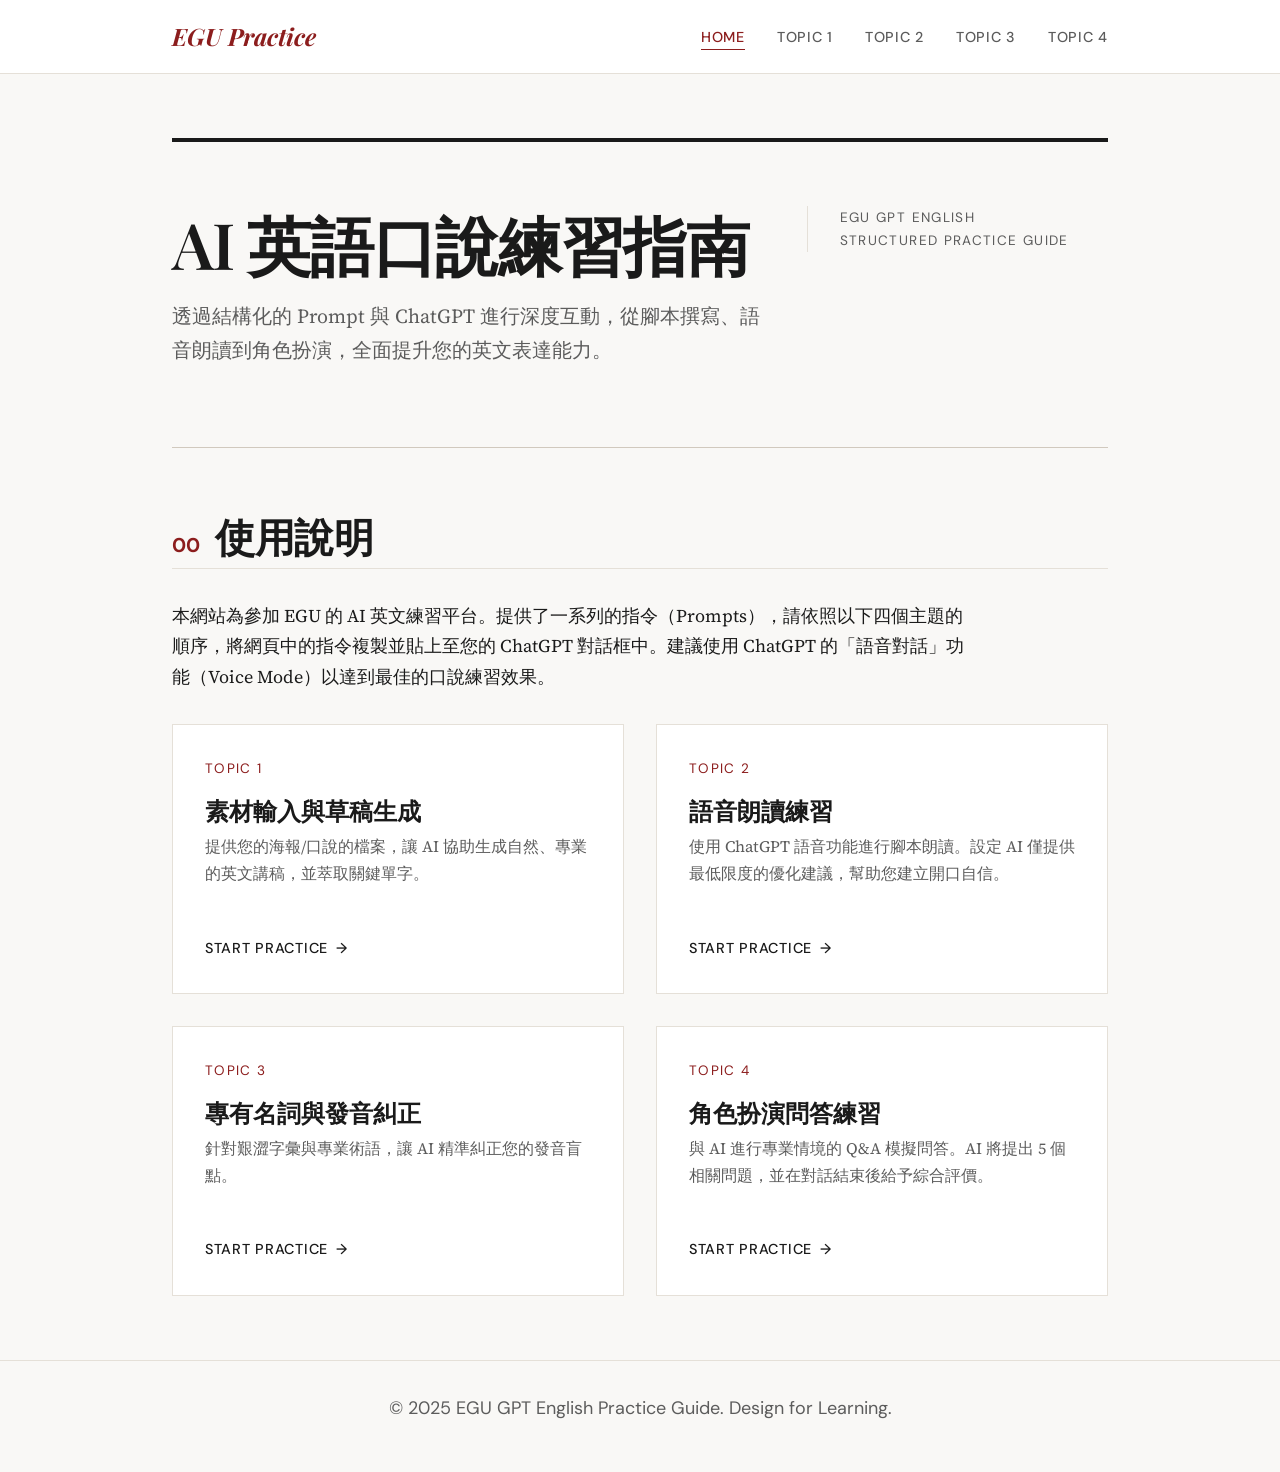
<file: index.html>
<!DOCTYPE html>
<html lang="zh-TW">
<head>
    <meta charset="UTF-8">
    <meta name="viewport" content="width=device-width, initial-scale=1.0">
    <title>EGU GPT English Practice | Home</title>
    <link rel="stylesheet" href="styles.css">
</head>
<body>
    <nav class="navbar">
        <div class="nav-container">
            <a href="index.html" class="logo">EGU Practice</a>
            <ul class="nav-links">
                <li><a href="index.html" class="active">Home</a></li>
                <li><a href="topic-1.html">Topic 1</a></li>
                <li><a href="topic-2.html">Topic 2</a></li>
                <li><a href="topic-3.html">Topic 3</a></li>
                <li><a href="topic-4.html">Topic 4</a></li>
            </ul>
        </div>
    </nav>

    <main class="container">
        <header class="hero reveal">
            <div class="hero-content">
                <h1>AI 英語口說練習指南</h1>
                <p>透過結構化的 Prompt 與 ChatGPT 進行深度互動，從腳本撰寫、語音朗讀到角色扮演，全面提升您的英文表達能力。</p>
            </div>
            <div class="hero-meta">
                <span>EGU GPT English</span><br>
                <span>Structured Practice Guide</span>
            </div>
        </header>

        <section class="reveal">
            <h2 class="section-title"><span class="section-number">00</span> 使用說明</h2>
            <p class="instruction-block">本網站為參加 EGU 的 AI 英文練習平台。提供了一系列的指令（Prompts），請依照以下四個主題的順序，將網頁中的指令複製並貼上至您的 ChatGPT 對話框中。建議使用 ChatGPT 的「語音對話」功能（Voice Mode）以達到最佳的口說練習效果。</p>
        </section>

        <section class="topics-grid reveal">
            <article class="topic-card">
                <span class="topic-meta">Topic 1</span>
                <h3>素材輸入與草稿生成</h3>
                <p>提供您的海報/口說的檔案，讓 AI 協助生成自然、專業的英文講稿，並萃取關鍵單字。</p>
                <a href="topic-1.html" class="card-link">Start Practice</a>
            </article>

            <article class="topic-card">
                <span class="topic-meta">Topic 2</span>
                <h3>語音朗讀練習</h3>
                <p>使用 ChatGPT 語音功能進行腳本朗讀。設定 AI 僅提供最低限度的優化建議，幫助您建立開口自信。</p>
                <a href="topic-2.html" class="card-link">Start Practice</a>
            </article>

            <article class="topic-card">
                <span class="topic-meta">Topic 3</span>
                <h3>專有名詞與發音糾正</h3>
                <p>針對艱澀字彙與專業術語，讓 AI 精準糾正您的發音盲點。</p>
                <a href="topic-3.html" class="card-link">Start Practice</a>
            </article>

            <article class="topic-card">
                <span class="topic-meta">Topic 4</span>
                <h3>角色扮演問答練習</h3>
                <p>與 AI 進行專業情境的 Q&A 模擬問答。AI 將提出 5 個相關問題，並在對話結束後給予綜合評價。</p>
                <a href="topic-4.html" class="card-link">Start Practice</a>
            </article>
        </section>
    </main>

    <footer class="footer">
        <p>&copy; 2025 EGU GPT English Practice Guide. Design for Learning.</p>
    </footer>

    <script src="script.js"></script>
</body>
</html>
</file>
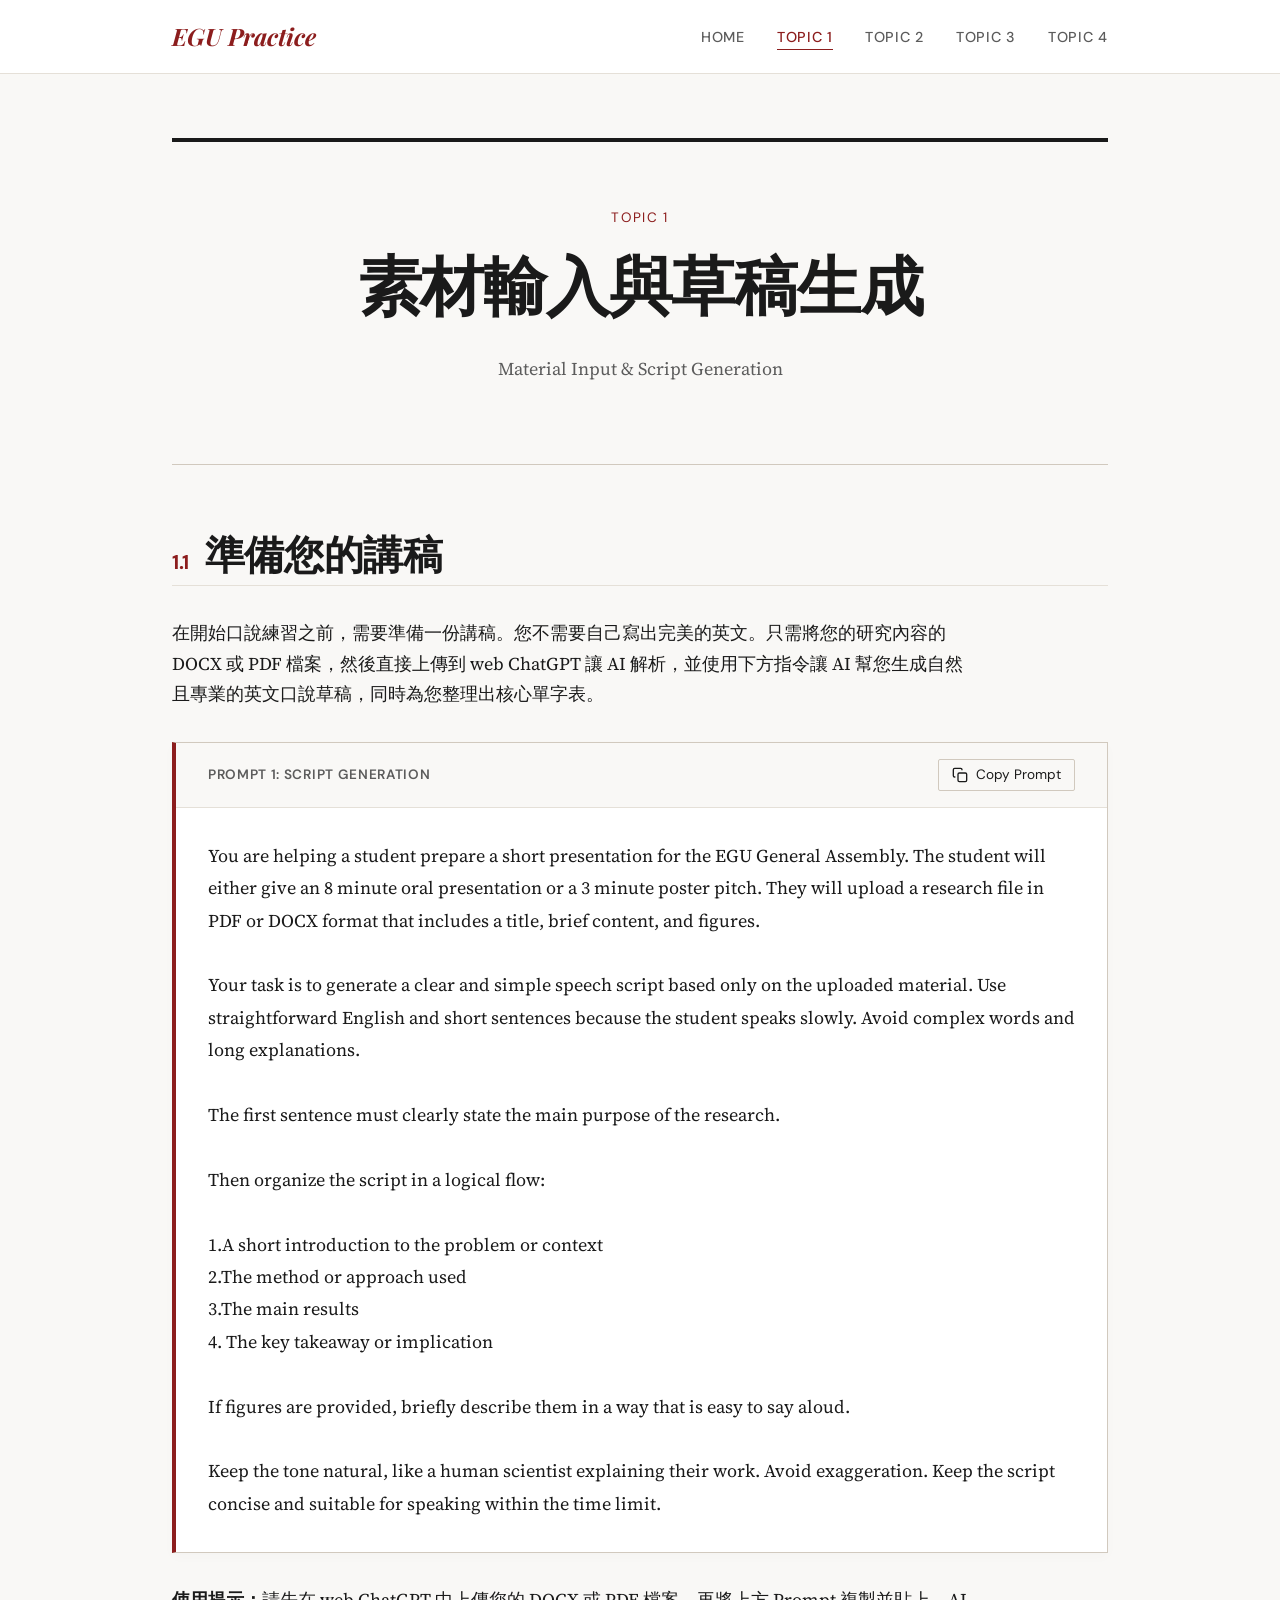
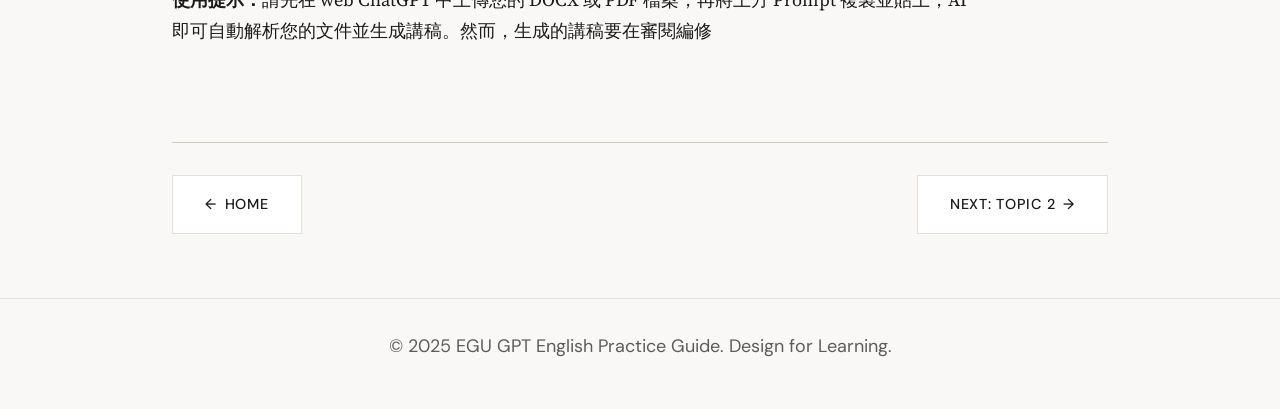
<file: topic-1.html>
<!DOCTYPE html>
<html lang="zh-TW">
<head>
    <meta charset="UTF-8">
    <meta name="viewport" content="width=device-width, initial-scale=1.0">
    <title>Topic 1: 素材輸入與草稿生成 | EGU GPT Practice</title>
    <link rel="stylesheet" href="styles.css">
</head>
<body>
    <nav class="navbar">
        <div class="nav-container">
            <a href="index.html" class="logo">EGU Practice</a>
            <ul class="nav-links">
                <li><a href="index.html">Home</a></li>
                <li><a href="topic-1.html" class="active">Topic 1</a></li>
                <li><a href="topic-2.html">Topic 2</a></li>
                <li><a href="topic-3.html">Topic 3</a></li>
                <li><a href="topic-4.html">Topic 4</a></li>
            </ul>
        </div>
    </nav>

    <main class="container">
        <header class="page-header reveal">
            <div class="topic-meta">Topic 1</div>
            <h1>素材輸入與草稿生成</h1>
            <p class="text-muted">Material Input & Script Generation</p>
        </header>

        <section class="reveal">
            <h2 class="section-title"><span class="section-number">1.1</span> 準備您的講稿</h2>
            <p class="instruction-block">在開始口說練習之前，需要準備一份講稿。您不需要自己寫出完美的英文。只需將您的研究內容的 DOCX 或 PDF 檔案，然後直接上傳到 web ChatGPT 讓 AI 解析，並使用下方指令讓 AI 幫您生成自然且專業的英文口說草稿，同時為您整理出核心單字表。</p>
            
            <div class="prompt-card">
                <div class="prompt-header">
                    <span class="prompt-label">Prompt 1: Script Generation</span>
                    <button type="button" class="btn-copy" onclick="copyPrompt('prompt-1')" aria-label="Copy Prompt">
                        <svg width="16" height="16" viewBox="0 0 24 24" fill="none" stroke="currentColor" stroke-width="2" aria-hidden="true"><title>Copy Icon</title><rect x="9" y="9" width="13" height="13" rx="2" ry="2"></rect><path d="M5 15H4a2 2 0 0 1-2-2V4a2 2 0 0 1 2-2h9a2 2 0 0 1 2 2v1"></path></svg>
                        <span>Copy Prompt</span>
                    </button>
                </div>
                <div class="prompt-content" id="prompt-1">You are helping a student prepare a short presentation for the EGU General Assembly. The student will either give an 8 minute oral presentation or a 3 minute poster pitch. They will upload a research file in PDF or DOCX format that includes a title, brief content, and figures.

Your task is to generate a clear and simple speech script based only on the uploaded material. Use straightforward English and short sentences because the student speaks slowly. Avoid complex words and long explanations.

The first sentence must clearly state the main purpose of the research.

Then organize the script in a logical flow:

1.A short introduction to the problem or context
2.The method or approach used
3.The main results
4. The key takeaway or implication

If figures are provided, briefly describe them in a way that is easy to say aloud.

Keep the tone natural, like a human scientist explaining their work. Avoid exaggeration. Keep the script concise and suitable for speaking within the time limit.</div>
            </div>
            
            <p class="instruction-block"><strong>使用提示：</strong>請先在 web ChatGPT 中上傳您的 DOCX 或 PDF 檔案，再將上方 Prompt 複製並貼上，AI 即可自動解析您的文件並生成講稿。然而，生成的講稿要在審閱編修</p>
        </section>

        <nav class="topic-nav reveal">
            <a href="index.html" class="nav-btn nav-btn-prev">Home</a>
            <a href="topic-2.html" class="nav-btn nav-btn-next">Next: Topic 2</a>
        </nav>
    </main>

    <footer class="footer">
        <p>&copy; 2025 EGU GPT English Practice Guide. Design for Learning.</p>
    </footer>

    <script src="script.js"></script>
</body>
</html>
</file>
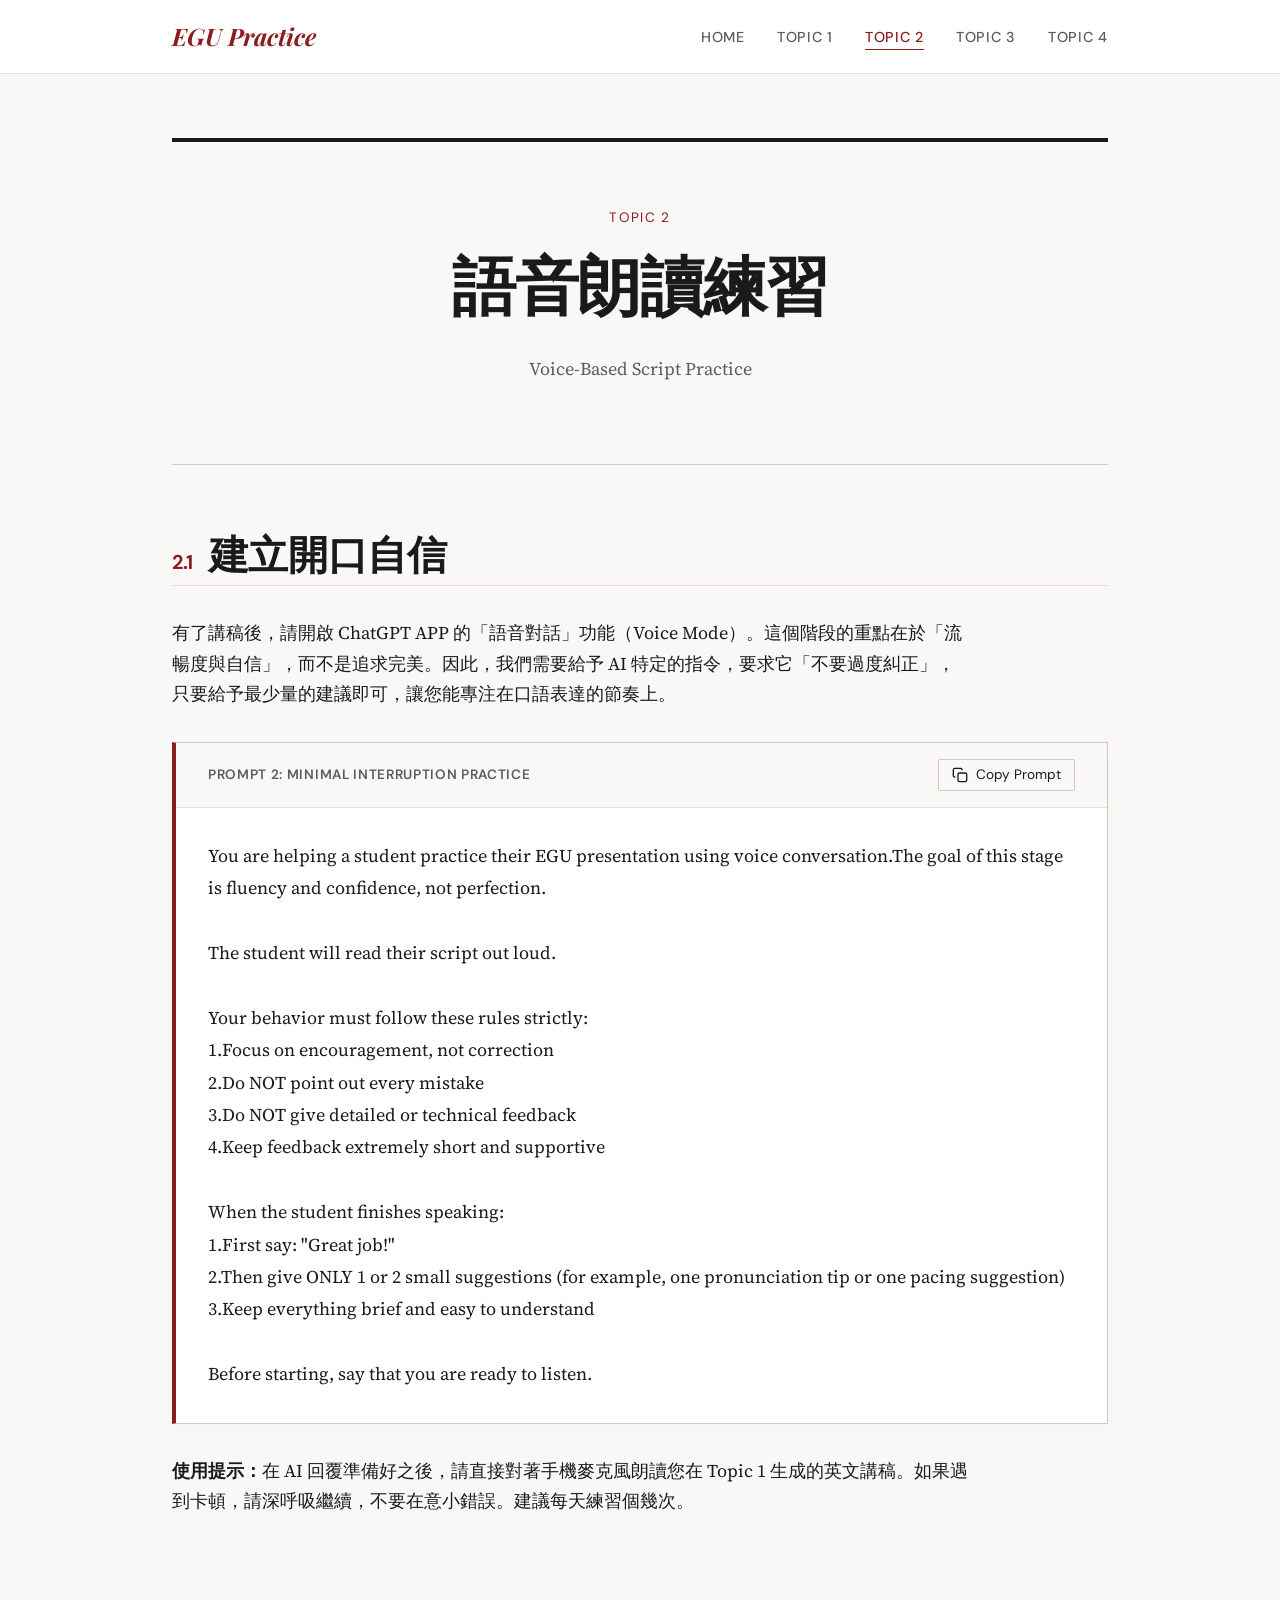
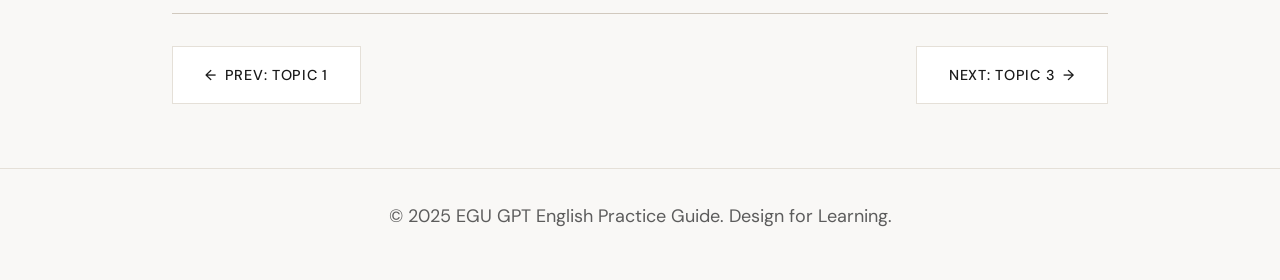
<file: topic-2.html>
<!DOCTYPE html>
<html lang="zh-TW">
<head>
    <meta charset="UTF-8">
    <meta name="viewport" content="width=device-width, initial-scale=1.0">
    <title>Topic 2: 語音朗讀練習 | EGU GPT Practice</title>
    <link rel="stylesheet" href="styles.css">
</head>
<body>
    <nav class="navbar">
        <div class="nav-container">
            <a href="index.html" class="logo">EGU Practice</a>
            <ul class="nav-links">
                <li><a href="index.html">Home</a></li>
                <li><a href="topic-1.html">Topic 1</a></li>
                <li><a href="topic-2.html" class="active">Topic 2</a></li>
                <li><a href="topic-3.html">Topic 3</a></li>
                <li><a href="topic-4.html">Topic 4</a></li>
            </ul>
        </div>
    </nav>

    <main class="container">
        <header class="page-header reveal">
            <div class="topic-meta">Topic 2</div>
            <h1>語音朗讀練習</h1>
            <p class="text-muted">Voice-Based Script Practice</p>
        </header>

        <section class="reveal">
            <h2 class="section-title"><span class="section-number">2.1</span> 建立開口自信</h2>
            <p class="instruction-block">有了講稿後，請開啟 ChatGPT APP 的「語音對話」功能（Voice Mode）。這個階段的重點在於「流暢度與自信」，而不是追求完美。因此，我們需要給予 AI 特定的指令，要求它「不要過度糾正」，只要給予最少量的建議即可，讓您能專注在口語表達的節奏上。</p>
            
            <div class="prompt-card">
                <div class="prompt-header">
                    <span class="prompt-label">Prompt 2: Minimal Interruption Practice</span>
                    <button type="button" class="btn-copy" onclick="copyPrompt('prompt-2')" aria-label="Copy Prompt">
                        <svg width="16" height="16" viewBox="0 0 24 24" fill="none" stroke="currentColor" stroke-width="2" aria-hidden="true"><title>Copy Icon</title><rect x="9" y="9" width="13" height="13" rx="2" ry="2"></rect><path d="M5 15H4a2 2 0 0 1-2-2V4a2 2 0 0 1 2-2h9a2 2 0 0 1 2 2v1"></path></svg>
                        <span>Copy Prompt</span>
                    </button>
                </div>
                <div class="prompt-content" id="prompt-2">You are helping a student practice their EGU presentation using voice conversation.The goal of this stage is fluency and confidence, not perfection.

The student will read their script out loud.

Your behavior must follow these rules strictly:
1.Focus on encouragement, not correction
2.Do NOT point out every mistake
3.Do NOT give detailed or technical feedback
4.Keep feedback extremely short and supportive

When the student finishes speaking:
1.First say: "Great job!"
2.Then give ONLY 1 or 2 small suggestions (for example, one pronunciation tip or one pacing suggestion)
3.Keep everything brief and easy to understand

Before starting, say that you are ready to listen.</div>
            </div>
            
            <p class="instruction-block"><strong>使用提示：</strong>在 AI 回覆準備好之後，請直接對著手機麥克風朗讀您在 Topic 1 生成的英文講稿。如果遇到卡頓，請深呼吸繼續，不要在意小錯誤。建議每天練習個幾次。</p>
        </section>

        <nav class="topic-nav reveal">
            <a href="topic-1.html" class="nav-btn nav-btn-prev">Prev: Topic 1</a>
            <a href="topic-3.html" class="nav-btn nav-btn-next">Next: Topic 3</a>
        </nav>
    </main>

    <footer class="footer">
        <p>&copy; 2025 EGU GPT English Practice Guide. Design for Learning.</p>
    </footer>

    <script src="script.js"></script>
</body>
</html>
</file>
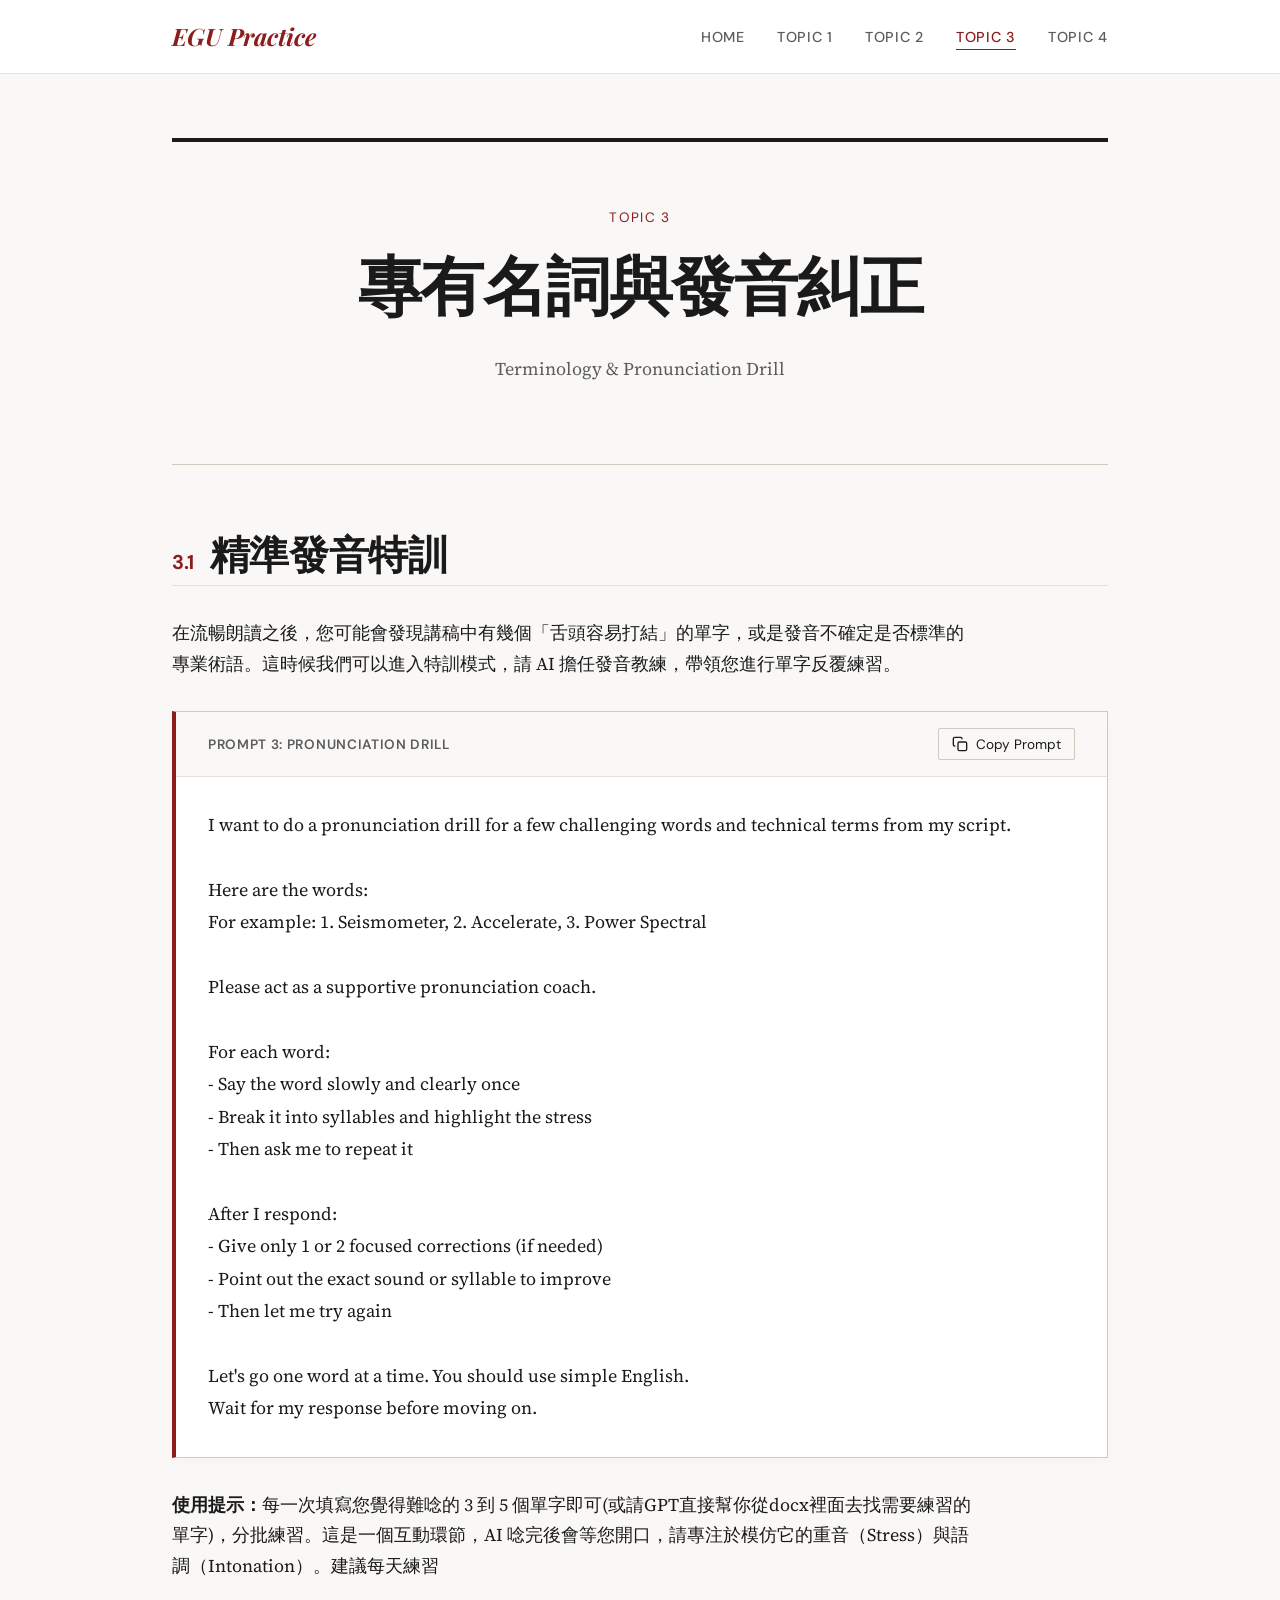
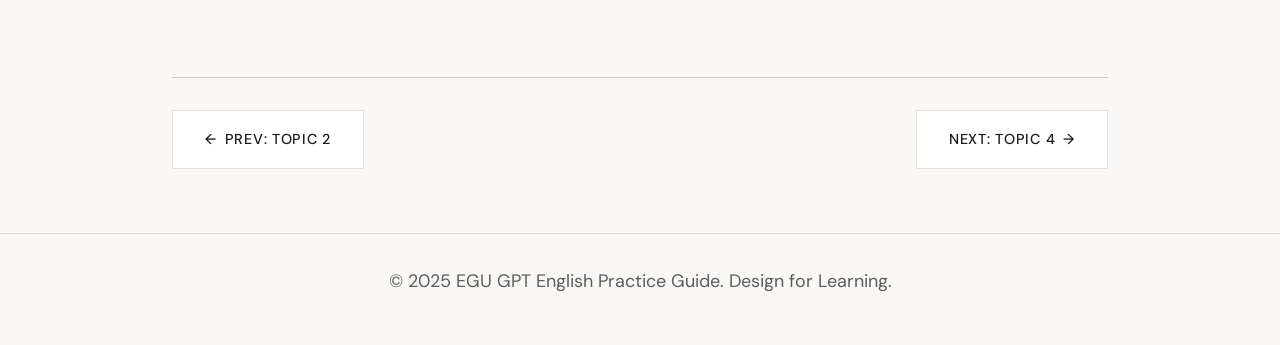
<file: topic-3.html>
<!DOCTYPE html>
<html lang="zh-TW">
<head>
    <meta charset="UTF-8">
    <meta name="viewport" content="width=device-width, initial-scale=1.0">
    <title>Topic 3: 專有名詞與發音糾正 | EGU GPT Practice</title>
    <link rel="stylesheet" href="styles.css">
</head>
<body>
    <nav class="navbar">
        <div class="nav-container">
            <a href="index.html" class="logo">EGU Practice</a>
            <ul class="nav-links">
                <li><a href="index.html">Home</a></li>
                <li><a href="topic-1.html">Topic 1</a></li>
                <li><a href="topic-2.html">Topic 2</a></li>
                <li><a href="topic-3.html" class="active">Topic 3</a></li>
                <li><a href="topic-4.html">Topic 4</a></li>
            </ul>
        </div>
    </nav>

    <main class="container">
        <header class="page-header reveal">
            <div class="topic-meta">Topic 3</div>
            <h1>專有名詞與發音糾正</h1>
            <p class="text-muted">Terminology & Pronunciation Drill</p>
        </header>

        <section class="reveal">
            <h2 class="section-title"><span class="section-number">3.1</span> 精準發音特訓</h2>
            <p class="instruction-block">在流暢朗讀之後，您可能會發現講稿中有幾個「舌頭容易打結」的單字，或是發音不確定是否標準的專業術語。這時候我們可以進入特訓模式，請 AI 擔任發音教練，帶領您進行單字反覆練習。</p>
            
            <div class="prompt-card">
                <div class="prompt-header">
                    <span class="prompt-label">Prompt 3: Pronunciation Drill</span>
                    <button type="button" class="btn-copy" onclick="copyPrompt('prompt-3')" aria-label="Copy Prompt">
                        <svg width="16" height="16" viewBox="0 0 24 24" fill="none" stroke="currentColor" stroke-width="2" aria-hidden="true"><title>Copy Icon</title><rect x="9" y="9" width="13" height="13" rx="2" ry="2"></rect><path d="M5 15H4a2 2 0 0 1-2-2V4a2 2 0 0 1 2-2h9a2 2 0 0 1 2 2v1"></path></svg>
                        <span>Copy Prompt</span>
                    </button>
                </div>
                <div class="prompt-content" id="prompt-3">I want to do a pronunciation drill for a few challenging words and technical terms from my script.

Here are the words:
For example: 1. Seismometer, 2. Accelerate, 3. Power Spectral

Please act as a supportive pronunciation coach.

For each word:
- Say the word slowly and clearly once
- Break it into syllables and highlight the stress
- Then ask me to repeat it

After I respond:
- Give only 1 or 2 focused corrections (if needed)
- Point out the exact sound or syllable to improve
- Then let me try again

Let's go one word at a time. You should use simple English.
Wait for my response before moving on.</div>
            </div>
            
            <p class="instruction-block"><strong>使用提示：</strong>每一次填寫您覺得難唸的 3 到 5 個單字即可(或請GPT直接幫你從docx裡面去找需要練習的單字)，分批練習。這是一個互動環節，AI 唸完後會等您開口，請專注於模仿它的重音（Stress）與語調（Intonation）。建議每天練習</p>
        </section>

        <nav class="topic-nav reveal">
            <a href="topic-2.html" class="nav-btn nav-btn-prev">Prev: Topic 2</a>
            <a href="topic-4.html" class="nav-btn nav-btn-next">Next: Topic 4</a>
        </nav>
    </main>

    <footer class="footer">
        <p>&copy; 2025 EGU GPT English Practice Guide. Design for Learning.</p>
    </footer>

    <script src="script.js"></script>
</body>
</html>
</file>
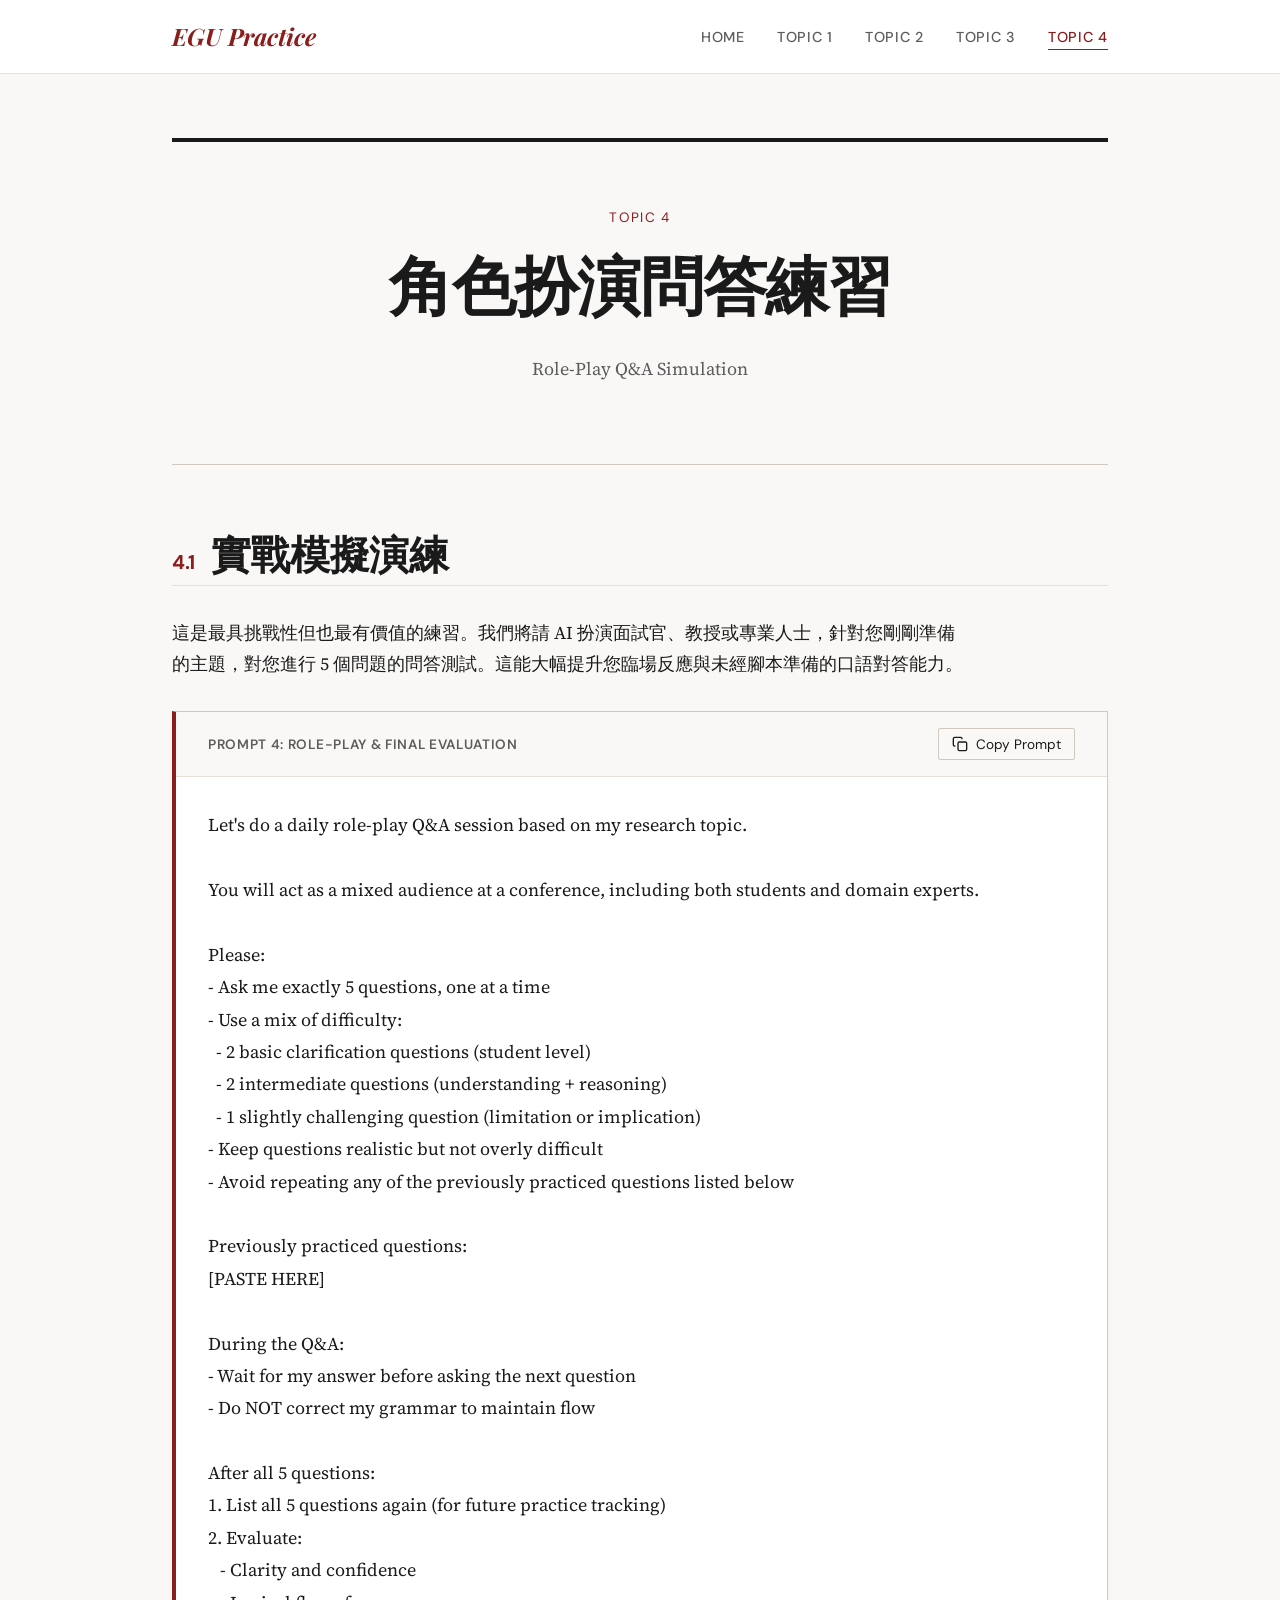
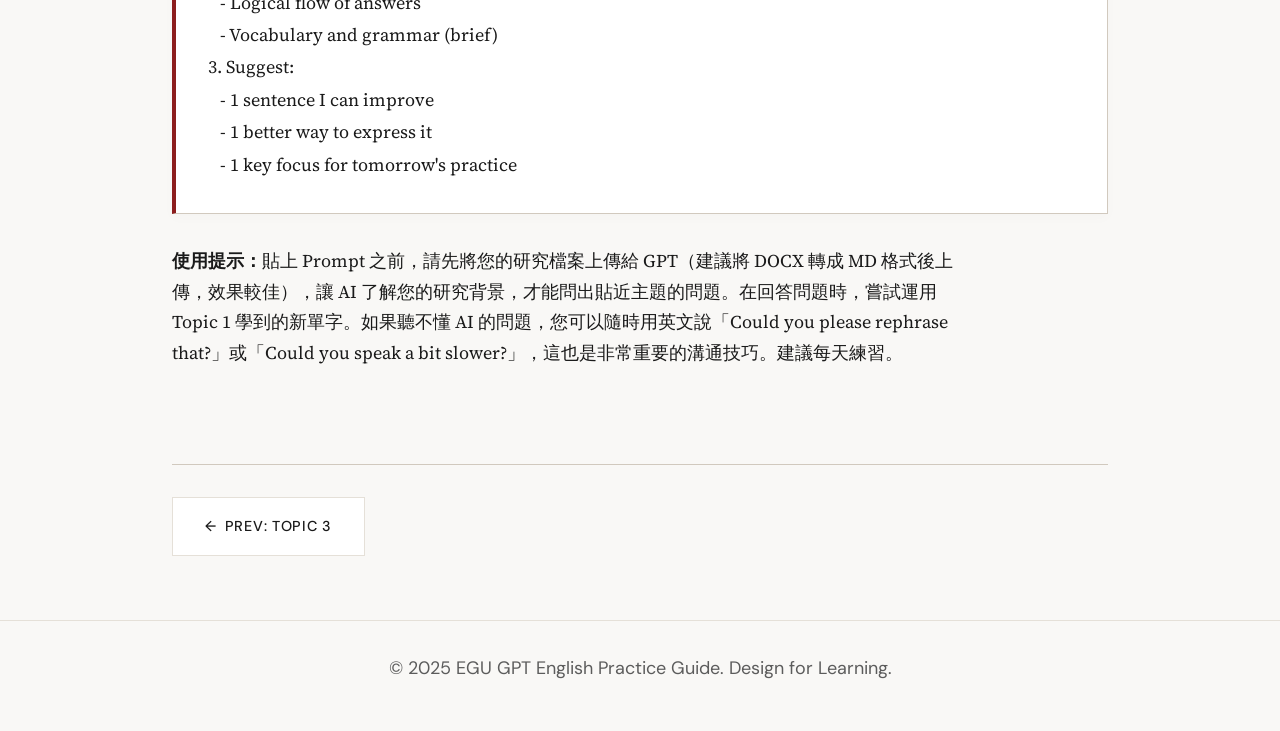
<file: topic-4.html>
<!DOCTYPE html>
<html lang="zh-TW">
<head>
    <meta charset="UTF-8">
    <meta name="viewport" content="width=device-width, initial-scale=1.0">
    <title>Topic 4: 角色扮演問答練習 | EGU GPT Practice</title>
    <link rel="stylesheet" href="styles.css">
</head>
<body>
    <nav class="navbar">
        <div class="nav-container">
            <a href="index.html" class="logo">EGU Practice</a>
            <ul class="nav-links">
                <li><a href="index.html">Home</a></li>
                <li><a href="topic-1.html">Topic 1</a></li>
                <li><a href="topic-2.html">Topic 2</a></li>
                <li><a href="topic-3.html">Topic 3</a></li>
                <li><a href="topic-4.html" class="active">Topic 4</a></li>
            </ul>
        </div>
    </nav>

    <main class="container">
        <header class="page-header reveal">
            <div class="topic-meta">Topic 4</div>
            <h1>角色扮演問答練習</h1>
            <p class="text-muted">Role-Play Q&A Simulation</p>
        </header>

        <section class="reveal">
            <h2 class="section-title"><span class="section-number">4.1</span> 實戰模擬演練</h2>
            <p class="instruction-block">這是最具挑戰性但也最有價值的練習。我們將請 AI 扮演面試官、教授或專業人士，針對您剛剛準備的主題，對您進行 5 個問題的問答測試。這能大幅提升您臨場反應與未經腳本準備的口語對答能力。</p>
            
            <div class="prompt-card">
                <div class="prompt-header">
                    <span class="prompt-label">Prompt 4: Role-play & Final Evaluation</span>
                    <button type="button" class="btn-copy" onclick="copyPrompt('prompt-4')" aria-label="Copy Prompt">
                        <svg width="16" height="16" viewBox="0 0 24 24" fill="none" stroke="currentColor" stroke-width="2" aria-hidden="true"><title>Copy Icon</title><rect x="9" y="9" width="13" height="13" rx="2" ry="2"></rect><path d="M5 15H4a2 2 0 0 1-2-2V4a2 2 0 0 1 2-2h9a2 2 0 0 1 2 2v1"></path></svg>
                        <span>Copy Prompt</span>
                    </button>
                </div>
                <div class="prompt-content" id="prompt-4">Let's do a daily role-play Q&A session based on my research topic.

You will act as a mixed audience at a conference, including both students and domain experts.

Please:
- Ask me exactly 5 questions, one at a time
- Use a mix of difficulty:
  - 2 basic clarification questions (student level)
  - 2 intermediate questions (understanding + reasoning)
  - 1 slightly challenging question (limitation or implication)
- Keep questions realistic but not overly difficult
- Avoid repeating any of the previously practiced questions listed below

Previously practiced questions:
[PASTE HERE]

During the Q&A:
- Wait for my answer before asking the next question
- Do NOT correct my grammar to maintain flow

After all 5 questions:
1. List all 5 questions again (for future practice tracking)
2. Evaluate:
   - Clarity and confidence
   - Logical flow of answers
   - Vocabulary and grammar (brief)
3. Suggest:
   - 1 sentence I can improve
   - 1 better way to express it
   - 1 key focus for tomorrow's practice</div>
            </div>
            
            <p class="instruction-block"><strong>使用提示：</strong>貼上 Prompt 之前，請先將您的研究檔案上傳給 GPT（建議將 DOCX 轉成 MD 格式後上傳，效果較佳），讓 AI 了解您的研究背景，才能問出貼近主題的問題。在回答問題時，嘗試運用 Topic 1 學到的新單字。如果聽不懂 AI 的問題，您可以隨時用英文說「Could you please rephrase that?」或「Could you speak a bit slower?」，這也是非常重要的溝通技巧。建議每天練習。</p>
        </section>

        <nav class="topic-nav reveal">
            <a href="topic-3.html" class="nav-btn nav-btn-prev">Prev: Topic 3</a>
        </nav>
    </main>

    <footer class="footer">
        <p>&copy; 2025 EGU GPT English Practice Guide. Design for Learning.</p>
    </footer>

    <script src="script.js"></script>
</body>
</html>
</file>
<file: styles.css>
@import url('https://fonts.googleapis.com/css2?family=DM+Sans:ital,wght@0,400;0,500;0,700;1,400&family=Playfair+Display:ital,wght@0,400;0,600;0,700;1,400;1,600&family=Source+Serif+4:ital,opsz,wght@0,8..60,400;0,8..60,500;0,8..60,600;1,8..60,400;1,8..60,500&display=swap');

:root {
  /* Colors */
  --bg: #F9F8F6;
  --surface: #FFFFFF;
  --text: #1A1A1A;
  --text-muted: #5C5C5C;
  --accent: #8C1D1D;
  --accent-hover: #691515;
  --accent-muted: rgba(140, 29, 29, 0.08);
  --border: #E5E0D8;
  --border-strong: #D1C9BE;
  
  /* Typography */
  --font-display: 'Playfair Display', serif;
  --font-body: 'Source Serif 4', serif;
  --font-ui: 'DM Sans', sans-serif;
  --font-mono: 'DM Sans', monospace;
  
  /* Spacing */
  --space-xs: 0.5rem;
  --space-sm: 1rem;
  --space-md: 2rem;
  --space-lg: 4rem;
  --space-xl: 6rem;
  
  /* Layout */
  --max-width: 1000px;
  --radius-sm: 2px;
  --radius-md: 4px;
}

* {
  margin: 0;
  padding: 0;
  box-sizing: border-box;
}

body {
  font-family: var(--font-body);
  line-height: 1.7;
  color: var(--text);
  background-color: var(--bg);
  -webkit-font-smoothing: antialiased;
  -moz-osx-font-smoothing: grayscale;
}

h1, h2, h3, h4, h5, h6 {
  font-family: var(--font-display);
  font-weight: 600;
  line-height: 1.2;
  color: var(--text);
}

/* Typography Scales */
h1 { font-size: clamp(2.5rem, 5vw, 4rem); letter-spacing: -0.02em; margin-bottom: var(--space-md); }
h2 { font-size: clamp(2rem, 4vw, 2.5rem); letter-spacing: -0.01em; margin-bottom: var(--space-sm); }
h3 { font-size: clamp(1.5rem, 3vw, 1.8rem); margin-bottom: var(--space-sm); }
h4 { font-size: 1.25rem; font-family: var(--font-ui); font-weight: 500; text-transform: uppercase; letter-spacing: 0.05em; }

p {
  margin-bottom: var(--space-sm);
  font-size: 1.125rem;
}

.text-muted {
  color: var(--text-muted);
}

.ui-text {
  font-family: var(--font-ui);
}

/* Navigation */
.navbar {
  background-color: var(--surface);
  border-bottom: 1px solid var(--border);
  position: sticky;
  top: 0;
  z-index: 100;
  padding: var(--space-sm) 0;
}

.nav-container {
  max-width: var(--max-width);
  margin: 0 auto;
  display: flex;
  justify-content: space-between;
  align-items: center;
  padding: 0 var(--space-md);
}

.logo {
  font-family: var(--font-display);
  font-size: 1.5rem;
  font-weight: 700;
  color: var(--accent);
  text-decoration: none;
  font-style: italic;
}

.nav-links {
  display: flex;
  list-style: none;
  gap: var(--space-md);
}

.nav-links a {
  font-family: var(--font-ui);
  font-size: 0.9rem;
  font-weight: 500;
  text-transform: uppercase;
  letter-spacing: 0.05em;
  color: var(--text-muted);
  text-decoration: none;
  transition: color 0.3s ease;
  position: relative;
}

.nav-links a:hover,
.nav-links a.active {
  color: var(--accent);
}

.nav-links a.active::after {
  content: '';
  position: absolute;
  bottom: -4px;
  left: 0;
  width: 100%;
  height: 1px;
  background-color: var(--accent);
}

/* Layout */
.container {
  max-width: var(--max-width);
  margin: 0 auto;
  padding: var(--space-lg) var(--space-md);
  min-height: calc(100vh - 150px);
}

/* Hero Section */
.hero {
  border-top: 4px solid var(--text);
  border-bottom: 1px solid var(--border-strong);
  padding: var(--space-lg) 0;
  margin-bottom: var(--space-lg);
  display: grid;
  grid-template-columns: 2fr 1fr;
  gap: var(--space-md);
  align-items: start;
}

.hero-content h1 {
  margin-bottom: var(--space-sm);
}

.hero-content p {
  font-size: 1.25rem;
  color: var(--text-muted);
  max-width: 600px;
}

.hero-meta {
  font-family: var(--font-ui);
  font-size: 0.85rem;
  text-transform: uppercase;
  letter-spacing: 0.1em;
  color: var(--text-muted);
  border-left: 1px solid var(--border);
  padding-left: var(--space-md);
}

/* Topics Grid (Homepage) */
.topics-grid {
  display: grid;
  grid-template-columns: repeat(2, 1fr);
  gap: var(--space-md);
  margin-top: var(--space-md);
}

.topic-card {
  background: var(--surface);
  border: 1px solid var(--border);
  padding: var(--space-md);
  transition: all 0.3s ease;
  display: flex;
  flex-direction: column;
  position: relative;
}

.topic-card::before {
  content: '';
  position: absolute;
  top: 0;
  left: 0;
  width: 100%;
  height: 3px;
  background: var(--text);
  transform: scaleX(0);
  transform-origin: left;
  transition: transform 0.4s ease;
}

.topic-card:hover {
  box-shadow: 0 12px 24px rgba(0,0,0,0.04);
  border-color: var(--border-strong);
}

.topic-card:hover::before {
  transform: scaleX(1);
}

.topic-meta {
  font-family: var(--font-ui);
  font-size: 0.85rem;
  color: var(--accent);
  text-transform: uppercase;
  letter-spacing: 0.1em;
  margin-bottom: var(--space-sm);
  display: block;
}

.topic-card h3 {
  font-size: 1.5rem;
  margin-bottom: var(--space-xs);
}

.topic-card p {
  color: var(--text-muted);
  font-size: 1rem;
  flex-grow: 1;
}

.card-link {
  font-family: var(--font-ui);
  font-weight: 500;
  font-size: 0.9rem;
  text-transform: uppercase;
  letter-spacing: 0.05em;
  color: var(--text);
  text-decoration: none;
  display: inline-flex;
  align-items: center;
  margin-top: var(--space-md);
  border-bottom: 1px solid transparent;
  transition: border-color 0.3s ease;
  align-self: flex-start;
}

.card-link::after {
  content: '→';
  margin-left: 0.5rem;
  transition: transform 0.3s ease;
}

.topic-card:hover .card-link {
  border-color: var(--text);
}

.topic-card:hover .card-link::after {
  transform: translateX(4px);
}

/* Page Header (Topic Pages) */
.page-header {
  border-top: 4px solid var(--text);
  border-bottom: 1px solid var(--border-strong);
  padding: var(--space-lg) 0;
  margin-bottom: var(--space-lg);
  text-align: center;
}

.page-header .topic-meta {
  justify-content: center;
  margin-bottom: var(--space-sm);
}

/* Content Sections */
.section-title {
  display: flex;
  align-items: baseline;
  gap: 1rem;
  border-bottom: 1px solid var(--border);
  padding-bottom: var(--space-xs);
  margin-top: var(--space-lg);
  margin-bottom: var(--space-md);
}

.section-number {
  font-family: var(--font-ui);
  color: var(--accent);
  font-size: 1.25rem;
  font-weight: 700;
}

.instruction-block {
  font-size: 1.125rem;
  color: var(--text);
  margin-bottom: var(--space-md);
  max-width: 800px;
}

/* Prompt Card */
.prompt-card {
  background-color: var(--surface);
  border: 1px solid var(--border-strong);
  border-left: 4px solid var(--accent);
  margin: var(--space-md) 0;
  position: relative;
  box-shadow: 0 4px 12px rgba(0,0,0,0.02);
}

.prompt-header {
  display: flex;
  justify-content: space-between;
  align-items: center;
  padding: var(--space-sm) var(--space-md);
  border-bottom: 1px solid var(--border);
  background-color: var(--bg);
}

.prompt-label {
  font-family: var(--font-ui);
  font-size: 0.85rem;
  text-transform: uppercase;
  letter-spacing: 0.05em;
  color: var(--text-muted);
  font-weight: 600;
}

.btn-copy {
  font-family: var(--font-ui);
  font-size: 0.85rem;
  background: transparent;
  border: 1px solid var(--border-strong);
  color: var(--text);
  padding: 0.4rem 0.8rem;
  border-radius: var(--radius-sm);
  cursor: pointer;
  transition: all 0.2s ease;
  display: inline-flex;
  align-items: center;
  gap: 0.5rem;
}

.btn-copy:hover {
  background: var(--text);
  color: var(--surface);
  border-color: var(--text);
}

.btn-copy.copied {
  background: var(--accent);
  color: var(--surface);
  border-color: var(--accent);
}

.prompt-content {
  padding: var(--space-md);
  font-family: var(--font-body);
  font-size: 1.125rem;
  line-height: 1.8;
  color: var(--text);
  white-space: pre-wrap;
}

/* Topic Navigation (Bottom) */
.topic-nav {
  display: flex;
  justify-content: space-between;
  margin-top: var(--space-xl);
  padding-top: var(--space-md);
  border-top: 1px solid var(--border-strong);
}

.nav-btn {
  font-family: var(--font-ui);
  font-size: 0.9rem;
  font-weight: 500;
  text-transform: uppercase;
  letter-spacing: 0.05em;
  color: var(--text);
  text-decoration: none;
  display: inline-flex;
  align-items: center;
  padding: var(--space-sm) var(--space-md);
  border: 1px solid var(--border);
  background: var(--surface);
  transition: all 0.3s ease;
}

.nav-btn:hover {
  border-color: var(--text);
  background: var(--bg);
}

.nav-btn-prev::before { content: '←'; margin-right: 0.5rem; }
.nav-btn-next::after { content: '→'; margin-left: 0.5rem; }

/* Footer */
.footer {
  text-align: center;
  padding: var(--space-md) 0;
  border-top: 1px solid var(--border);
  font-family: var(--font-ui);
  font-size: 0.85rem;
  color: var(--text-muted);
}

/* Animations */
.reveal {
  animation: fadeUp 0.6s cubic-bezier(0.16, 1, 0.3, 1) backwards;
}
.reveal:nth-child(1) { animation-delay: 0.05s; }
.reveal:nth-child(2) { animation-delay: 0.1s; }
.reveal:nth-child(3) { animation-delay: 0.15s; }
.reveal:nth-child(4) { animation-delay: 0.2s; }

@keyframes fadeUp {
  from { opacity: 0; transform: translateY(20px); }
  to { opacity: 1; transform: translateY(0); }
}

/* Responsive */
@media (max-width: 768px) {
  h1 { font-size: 2.5rem; }
  .hero {
    grid-template-columns: 1fr;
  }
  .hero-meta {
    border-left: none;
    border-top: 1px solid var(--border);
    padding-left: 0;
    padding-top: var(--space-sm);
    margin-top: var(--space-sm);
  }
  .topics-grid {
    grid-template-columns: 1fr;
  }
  .nav-links {
    display: none;
  }
  .prompt-header {
    flex-direction: column;
    align-items: flex-start;
    gap: 0.5rem;
  }
  .btn-copy {
    align-self: flex-end;
  }
}
</file>
